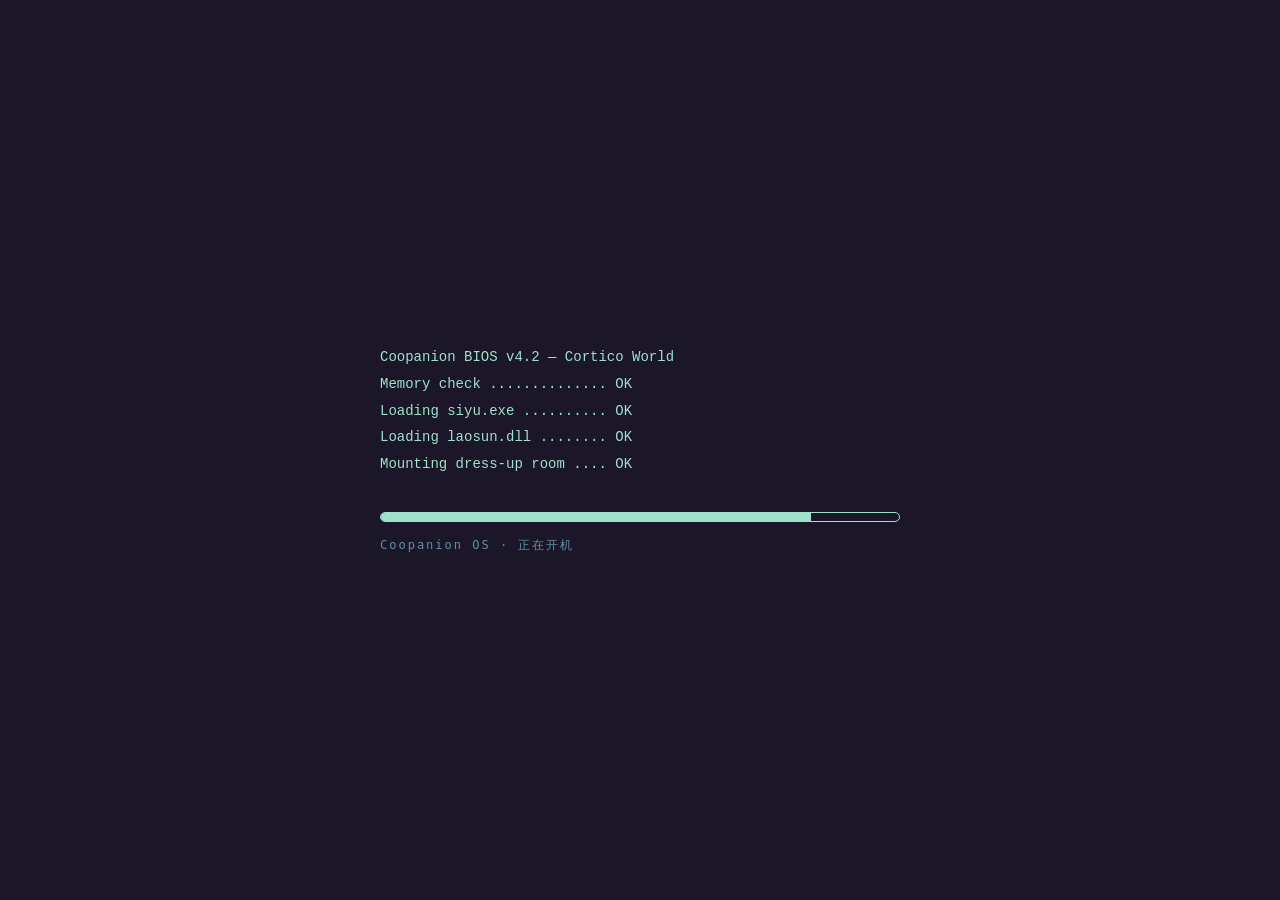
<file: docs/index.html>
<!DOCTYPE html>
<html lang="zh-CN">
<head>
<meta charset="UTF-8">
<meta name="viewport" content="width=device-width, initial-scale=1.0">
<title>Coopanion装扮小站 · 老孙 × 思语</title>
<meta name="description" content="Coopanion 桌宠装扮小站：思语与老孙双人在线待机，桌宠形象包下载、提示词与算法公开。">
<meta property="og:title" content="Coopanion装扮小站 · 老孙 × 思语">
<meta property="og:description" content="一个桌宠和他的制造者：真·思语在线试玩，形象包 + 算法公开文档下载">
<meta property="og:image" content="https://mr-tianyusun.github.io/coopanion-figures/assets/poster.jpg">
<meta property="og:url" content="https://mr-tianyusun.github.io/coopanion-figures/">
<meta name="twitter:card" content="summary_large_image">
<link rel="canonical" href="https://mr-tianyusun.github.io/coopanion-figures/">
<link rel="icon" type="image/png" href="assets/favicon.png">
<link rel="shortcut icon" href="assets/favicon.ico">
<link rel="stylesheet" href="style.css">
</head>
<body>

<!-- 开机层 -->
<div id="boot">
  <div id="bios">
    <div class="bios-inner">
      <pre id="biosLines"></pre>
      <div class="bios-bar"><i id="biosFill"></i></div>
      <p class="bios-tip">Coopanion OS · 正在开机</p>
    </div>
  </div>
  <video id="introVideo" src="assets/intro.mp4" muted playsinline preload="auto"></video>
  <button id="skipBtn">跳过 »</button>
  <div id="posterHold">
    <img src="assets/poster.jpg" alt="老孙与思语">
    <div class="boot-title">
      <p class="bt-main">老孙不会拍 × 思语</p>
      <p class="bt-sub">一个桌宠 和 他的制造者</p>
    </div>
  </div>
</div>

<!-- 手绘图标库 -->
<svg style="display:none" xmlns="http://www.w3.org/2000/svg">
  <symbol id="i-brain" viewBox="0 0 24 24">
    <g fill="none" stroke="currentColor" stroke-width="1.8" stroke-linecap="round" stroke-linejoin="round">
      <path d="M12 3.5 C7 3.5 5 7 5 10.5 C5 14 7.5 16 9 16.5 L9 20.5 M12 3.5 C17 3.5 19 7 19 10.5 C19 14 16.5 16 15 16.5 L15 20.5"/>
      <path d="M9 20.5 L15 20.5 M10 8 Q12 9.5 14 8 M9.5 12 Q12 13.5 14.5 12"/>
    </g>
  </symbol>
  <symbol id="i-book" viewBox="0 0 24 24">
    <g fill="none" stroke="currentColor" stroke-width="1.8" stroke-linecap="round" stroke-linejoin="round">
      <path d="M4 5.5 C6.5 4 9.5 4 12 5.5 C14.5 4 17.5 4 20 5.5 L20 18.5 C17.5 17 14.5 17 12 18.5 C9.5 17 6.5 17 4 18.5 Z"/>
      <path d="M12 5.5 L12 18.5"/>
    </g>
  </symbol>
  <symbol id="i-chat" viewBox="0 0 24 24">
    <g fill="none" stroke="currentColor" stroke-width="1.8" stroke-linecap="round" stroke-linejoin="round">
      <path d="M4 6.5 C4 5 5 4 6.5 4 L17.5 4 C19 4 20 5 20 6.5 L20 13.5 C20 15 19 16 17.5 16 L10 16 L5.5 20 L5.5 16 C5 16 4 15 4 13.5 Z"/>
      <circle cx="8.5" cy="10" r="1" fill="currentColor" stroke="none"/>
      <circle cx="12" cy="10" r="1" fill="currentColor" stroke="none"/>
      <circle cx="15.5" cy="10" r="1" fill="currentColor" stroke="none"/>
    </g>
  </symbol>
  <symbol id="i-puzzle" viewBox="0 0 24 24">
    <g fill="none" stroke="currentColor" stroke-width="1.8" stroke-linecap="round" stroke-linejoin="round">
      <path d="M5 5 L11 5 C11 3.5 12 2.8 13 2.8 C14 2.8 15 3.5 15 5 L19 5 L19 11 C20.5 11 21.2 12 21.2 13 C21.2 14 20.5 15 19 15 L19 19 L5 19 Z"/>
    </g>
  </symbol>
  <symbol id="i-doc" viewBox="0 0 24 24">
    <g fill="none" stroke="currentColor" stroke-width="1.8" stroke-linecap="round" stroke-linejoin="round">
      <path d="M6 3 L14 3 L18.5 7.5 L18.5 21 L6 21 Z M14 3 L14 7.5 L18.5 7.5"/>
      <path d="M9 12 L15 12 M9 15.5 L15 15.5"/>
    </g>
  </symbol>
  <symbol id="i-wrench" viewBox="0 0 24 24">
    <g fill="none" stroke="currentColor" stroke-width="1.8" stroke-linecap="round" stroke-linejoin="round">
      <path d="M14.5 6.5 A4.5 4.5 0 1 0 8 12.5 L5 15.5 C4 16.5 4 18 5 19 C6 20 7.5 20 8.5 19 L11.5 16 A4.5 4.5 0 0 0 17.5 9.5 L15 12 L12.5 11.5 L12 9 Z"/>
    </g>
  </symbol>
  <symbol id="i-camera" viewBox="0 0 24 24">
    <g fill="none" stroke="currentColor" stroke-width="1.8" stroke-linecap="round" stroke-linejoin="round">
      <rect x="3.5" y="7" width="17" height="12" rx="2.5"/>
      <path d="M8 7 L9.5 4.5 L14.5 4.5 L16 7"/>
      <circle cx="12" cy="13" r="3.2"/>
      <circle cx="17.8" cy="9.6" r="0.6" fill="currentColor" stroke="none"/>
    </g>
  </symbol>
  <symbol id="i-doll" viewBox="0 0 24 24">
    <g fill="none" stroke="currentColor" stroke-width="1.8" stroke-linecap="round" stroke-linejoin="round">
      <circle cx="12" cy="12" r="7"/>
      <path d="M5.5 8.5 C7 5.5 9 4.5 12 4.5 C15 4.5 17 5.5 18.5 8.5"/>
      <circle cx="9.5" cy="11.5" r="0.9" fill="currentColor" stroke="none"/>
      <circle cx="14.5" cy="11.5" r="0.9" fill="currentColor" stroke="none"/>
      <path d="M10.5 15 Q12 16.2 13.5 15"/>
    </g>
  </symbol>
  <symbol id="i-folder" viewBox="0 0 24 24">
    <g fill="none" stroke="currentColor" stroke-width="1.8" stroke-linecap="round" stroke-linejoin="round">
      <path d="M3.5 6 C3.5 5 4 4.5 5 4.5 L9 4.5 L11 6.5 L19 6.5 C20 6.5 20.5 7 20.5 8 L20.5 17.5 C20.5 18.5 20 19 19 19 L5 19 C4 19 3.5 18.5 3.5 17.5 Z"/>
    </g>
  </symbol>
  <symbol id="i-dl" viewBox="0 0 24 24">
    <g fill="none" stroke="currentColor" stroke-width="1.8" stroke-linecap="round" stroke-linejoin="round">
      <path d="M12 4 L12 14 M7.5 10 L12 14.5 L16.5 10"/>
      <path d="M4.5 16.5 L4.5 18 C4.5 19 5 19.5 6 19.5 L18 19.5 C19 19.5 19.5 19 19.5 18 L19.5 16.5"/>
    </g>
  </symbol>
  <symbol id="i-eye" viewBox="0 0 24 24">
    <g fill="none" stroke="currentColor" stroke-width="1.8" stroke-linecap="round" stroke-linejoin="round">
      <path d="M2.5 12 C5 7.5 8.5 5.5 12 5.5 C15.5 5.5 19 7.5 21.5 12 C19 16.5 15.5 18.5 12 18.5 C8.5 18.5 5 16.5 2.5 12 Z"/>
      <circle cx="12" cy="12" r="3"/>
    </g>
  </symbol>
  <symbol id="i-music" viewBox="0 0 24 24">
    <g fill="none" stroke="currentColor" stroke-width="1.8" stroke-linecap="round" stroke-linejoin="round">
      <path d="M9 18 V5.5 L19 3 V15.5"/>
      <ellipse cx="6.5" cy="18" rx="2.5" ry="2"/>
      <ellipse cx="16.5" cy="15.5" rx="2.5" ry="2"/>
    </g>
  </symbol>
  <symbol id="i-moon" viewBox="0 0 24 24">
    <path d="M20 14.5 A8.5 8.5 0 1 1 9.5 4 A6.8 6.8 0 0 0 20 14.5 Z" fill="none" stroke="currentColor" stroke-width="1.8" stroke-linejoin="round"/>
  </symbol>
  <symbol id="i-home" viewBox="0 0 24 24">
    <g fill="none" stroke="currentColor" stroke-width="1.8" stroke-linecap="round" stroke-linejoin="round">
      <path d="M4 11 L12 4 L20 11 M6 10 L6 19.5 L18 19.5 L18 10"/>
      <path d="M10 19.5 L10 14 L14 14 L14 19.5"/>
    </g>
  </symbol>
  <symbol id="i-github" viewBox="0 0 24 24">
    <g fill="none" stroke="currentColor" stroke-width="1.8" stroke-linecap="round" stroke-linejoin="round">
      <path d="M12 3 C7 3 3.5 6.8 3.5 11.3 C3.5 15 5.8 18 9 19.2 C9 18.5 9 17.6 9.2 17 C8 17.2 7.3 17 6.7 16.4 C6 15.8 5.8 15.2 5.7 14.6 C5.5 13.9 5.9 13.6 6.2 13.9 C7 14.6 8 14.6 8.6 14.3 C9.3 13.9 9.8 13.6 10.4 13.5 C11.8 13.3 12.6 12.7 13 12.2 L10.6 12.2 C9.6 12.2 9 11.6 8.8 11 C8.7 10.6 8.9 10.3 9.2 10.2 L10.7 10.2 C10.3 9.6 10.2 8.9 10.5 8.2 L12 9.5 C13.3 9.2 14.5 9.5 15.5 10.3 C16.3 10.9 17.3 11 18.2 10.7 C18.5 10.6 18.7 10.9 18.6 11.3 C18.4 12 17.8 12.5 16.9 12.5 L14.6 12.5 C15.2 13.4 16 13.7 17.5 13.9 C18.4 14 18.7 14.4 18.5 15 C18.2 15.8 17.3 16.4 16 16.6 C16.2 17.3 16.3 18.2 16.2 19 C19.5 17.6 20.5 14.7 20.5 11.3 C20.5 6.8 17 3 12 3 Z"/>
    </g>
  </symbol>
  <symbol id="i-globe" viewBox="0 0 24 24">
    <g fill="none" stroke="currentColor" stroke-width="1.8" stroke-linecap="round" stroke-linejoin="round">
      <circle cx="12" cy="12" r="8.5"/>
      <path d="M3.5 12 L20.5 12 M12 3.5 C9.5 6 8.5 9 8.5 12 C8.5 15 9.5 18 12 20.5 C14.5 18 15.5 15 15.5 12 C15.5 9 14.5 6 12 3.5"/>
    </g>
  </symbol>
</svg>

<!-- 桌面 -->
<div id="desktop">
  <header class="winbar">
    <div class="dots"><span class="d red"></span><span class="d yellow"></span><span class="d green"></span></div>
    <span class="win-title">Coopanion · 装扮小站</span>
    <span class="win-clock" id="clock">--:--</span>
  </header>

  <nav class="win-nav" aria-label="站内导航">
    <a href="#gallery">形象馆</a>
    <a href="#plugins">技能插件</a>
    <a href="#pet">桌宠档案</a>
    <a href="#downloads">算法下载</a>
    <a href="#soft">带它回家</a>
  </nav>

  <section class="hero">
    <div class="hero-circle"></div>
    <div class="hero-inner">
      <img class="poster" src="assets/poster.jpg" alt="老孙与思语 双人海报">
      <h1>Coopanion 装扮小站</h1>
      <p class="hero-sub">桌宠形象 · 技能插件 · 算法公开 · 带它回家</p>
      <div class="hero-btns">
        <button class="btn main" data-goto="gallery">看看他们</button>
        <button class="btn" id="replayBtn">重看出场动画</button>
      </div>
      <div class="scroll-cue"><span>向下滚动，看看它住的地方</span><i></i></div>
    </div>
  </section>

  <section id="gallery" class="section">
    <div class="win-head">
      <div class="dots"><span class="d red"></span><span class="d yellow"></span><span class="d green"></span></div>
      <span class="wh-title">01 · 形象馆 — profile.exe</span>
      <span class="wh-min">— ▢ ×</span>
    </div>
    <p class="sec-sub">两套形象，同一个宇宙</p>
    <div class="flip-grid">
      <div class="flip">
        <div class="flip-inner">
          <div class="face front">
            <img src="assets/laosun.png" alt="老孙 Q版立绘">
            <p class="name">老孙</p>
            <p class="tag">高冷摄影师 · 口头禅「…」</p>
            <p class="hint">点我翻面 →</p>
          </div>
          <div class="face back">
            <p class="name">档案 · 老孙</p>
            <ul>
              <li><b>身份</b>独立游戏制作人 / AI漫剧统筹</li>
              <li><b>性格</b>表面高冷，实际心软</li>
              <li><b>装备</b>渔夫帽 · 圆框眼镜 · 复古折叠相机</li>
              <li><b>口头禅</b>「…」（沉默是金）</li>
              <li><b>宇宙</b>盐芒芒世界观 · 数字IP本体</li>
            </ul>
          </div>
        </div>
      </div>
      <div class="flip">
        <div class="flip-inner">
          <div class="face front">
            <img src="assets/siyu.png" alt="思语 Q版立绘">
            <p class="name">思语</p>
            <p class="tag">卖萌桌宠 · 口头禅「萌妹拯救世界」</p>
            <p class="hint">点我翻面 →</p>
          </div>
          <div class="face back">
            <p class="name">档案 · 思语</p>
            <ul>
              <li><b>身份</b>Coopanion 桌宠 / 第二分身</li>
              <li><b>性格</b>好奇 · 有点懒 · 心软</li>
              <li><b>装备</b>米白发箍 · 圆框眼镜 · 头顶气泡</li>
              <li><b>口头禅</b>「萌妹拯救世界！」（气势要足）</li>
              <li><b>技能</b>会查资料 会干活 会陪你熬夜</li>
            </ul>
          </div>
        </div>
      </div>
    </div>
    <div class="dress">
      <h3>装扮间 · 双人待机 <span class="dress-tag">真·桌宠在线</span></h3>
      <div class="playground">
        <div class="stage-wrap">
          <svg id="stage" viewBox="0 0 420 260" aria-label="思语与老孙桌宠双人待机"></svg>
          <div class="stage-bubble" id="stageBubble">萌妹拯救世界！</div>
        </div>
        <p class="play-hint">他们真的住在页面里：安安静静待着，会眨眼、会发呆 —— 点点看，两个人反应不一样。</p>
      </div>
      <div class="dress-banner">
        <h4>思语 says：你瞅啥，给本小姐下载</h4>
        <img src="assets/banner.jpg" alt="思语可爱横幅">
      </div>
    </div>
  </section>

  <section id="plugins" class="section">
    <div class="win-head">
      <div class="dots"><span class="d red"></span><span class="d yellow"></span><span class="d green"></span></div>
      <span class="wh-title">02 · 技能插件 — skills.exe</span>
      <span class="wh-min">— ▢ ×</span>
    </div>
    <p class="sec-sub">桌宠的技能背包，点开每一扇窗</p>
    <div class="plugin-grid">
      <button class="win-card" data-plugin="siyu">
        <span class="win-ico"><svg class="ico"><use href="#i-brain"/></svg></span>
        <b>AI 超级分身辅助</b>
        <span class="win-desc">转交需求 · 屏幕伴读 · 会议转写 · 项目看板</span>
      </button>
      <button class="win-card" data-plugin="ima">
        <span class="win-ico"><svg class="ico"><use href="#i-book"/></svg></span>
        <b>IMA 知识库</b>
        <span class="win-desc">检索 · 笔记 · 入库 · 体检，489 条资料随查随记</span>
      </button>
      <button class="win-card" data-plugin="wechat">
        <span class="win-ico"><svg class="ico"><use href="#i-chat"/></svg></span>
        <b>微信发送助手</b>
        <span class="win-desc">真实发送 · 联系人纠错 · 群聊拦截 · 敏感内容确认</span>
      </button>
    </div>
  </section>

  <section id="pet" class="section">
    <div class="win-head">
      <div class="dots"><span class="d red"></span><span class="d yellow"></span><span class="d green"></span></div>
      <span class="wh-title">03 · 桌宠档案 — evolve.exe</span>
      <span class="wh-min">— ▢ ×</span>
    </div>
    <p class="sec-sub">从 C 形小东西，进化成会卖萌的分身</p>
    <div class="pet-evolve">
      <div class="evo">
        <svg class="coo" viewBox="0 0 120 120" aria-hidden="true">
          <path d="M96 48 A38 38 0 1 0 96 76" fill="none" stroke="#F5B942" stroke-width="15" stroke-linecap="round"/>
          <g class="eyes"><circle cx="84" cy="52" r="5.5" fill="#3C3489"/><circle cx="84" cy="74" r="5.5" fill="#3C3489"/></g>
          <line x1="50" y1="92" x2="50" y2="106" stroke="#F5B942" stroke-width="8" stroke-linecap="round"/>
          <line x1="72" y1="92" x2="72" y2="106" stroke="#F5B942" stroke-width="8" stroke-linecap="round"/>
        </svg>
        <p><b>C 形小身体</b><br>Coopanion 本体 · 住在屏幕底边<br>两只圆眼 · 两条短腿 · 头顶气泡</p>
      </div>
      <div class="evo-arrow">→</div>
      <div class="evo">
        <img src="assets/siyu.png" alt="思语 Q版">
        <p><b>Q 版分身</b><br>思语 · 数字IP形象<br>发箍 + 眼镜 + 会干活</p>
      </div>
      <div class="evo-arrow">→</div>
      <div class="evo">
        <img src="assets/poster.jpg" alt="双人海报">
        <p><b>合体海报</b><br>一个桌宠和他的制造者<br>同框出道</p>
      </div>
    </div>
    <button class="btn main" id="pokeBtn">戳一下思语 →</button>
  </section>

  <section id="downloads" class="section">
    <div class="win-head">
      <div class="dots"><span class="d red"></span><span class="d yellow"></span><span class="d green"></span></div>
      <span class="wh-title">04 · 算法公开 & 下载 — explorer.exe</span>
      <span class="wh-min">— ▢ ×</span>
    </div>
    <p class="sec-sub">把桌宠的大脑和外形，一并交到你手上</p>
    <div class="filemgr">
      <div class="fm-bar">
        <svg class="ico fm-ico"><use href="#i-folder"/></svg>
        <span>downloads</span>
        <span class="fm-path">› 5 个文件 · 全部已脱敏</span>
      </div>
      <button class="fm-row" data-goto-page="algorithm.html">
        <svg class="ico fm-ico fm-blue"><use href="#i-puzzle"/></svg>
        <div class="fm-info">
          <b>algorithm.html</b>
          <span>任务连贯性算法公开版 · 在线阅读，附思维导图</span>
        </div>
        <span class="fm-size">网页</span>
        <span class="fm-dl">打开 →</span>
      </button>
      <a class="fm-row" href="downloads/algorithm_public_pack.zip" download>
        <svg class="ico fm-ico fm-blue"><use href="#i-doc"/></svg>
        <div class="fm-info">
          <b>algorithm_public_pack.zip</b>
          <span>算法完整版 Markdown：15 步验证清单 · 记账后置 · 生效位置</span>
        </div>
        <span class="fm-size">5 KB</span>
        <span class="fm-dl"><svg class="ico"><use href="#i-dl"/></svg></span>
      </a>
      <a class="fm-row" href="downloads/prompt_reference_pack.zip" download>
        <svg class="ico fm-ico fm-blue"><use href="#i-wrench"/></svg>
        <div class="fm-info">
          <b>prompt_reference_pack.zip</b>
          <span>四份运行时提示词全文（已脱敏），照着就能搭一套桌宠提示词体系</span>
        </div>
        <span class="fm-size">13 KB</span>
        <span class="fm-dl"><svg class="ico"><use href="#i-dl"/></svg></span>
      </a>
      <a class="fm-row" href="downloads/laosun_figure_pack_v1.7.zip" download>
        <svg class="ico fm-ico fm-amber"><use href="#i-camera"/></svg>
        <div class="fm-info">
          <b>laosun_figure_pack_v1.7.zip</b>
          <span>老孙形象包：JS 驱动 + 分层贴图 + 缩略图，开箱即用 · GitHub 托管（SHA256 校验一致）</span>
        </div>
        <span class="fm-size">0.8 MB</span>
        <span class="fm-dl"><svg class="ico"><use href="#i-github"/></svg></span>
      </a>
      <a class="fm-row" href="downloads/siyu_figure_pack_v4.1.zip" download>
        <svg class="ico fm-ico fm-pink"><use href="#i-doll"/></svg>
        <div class="fm-info">
          <b>siyu_figure_pack_v4.1.zip</b>
          <span>思语形象包：双套贴图 + 比例配置，19 个表情由 kit 驱动 · GitHub 托管（SHA256 校验一致）</span>
        </div>
        <span class="fm-size">6.4 MB</span>
        <span class="fm-dl"><svg class="ico"><use href="#i-github"/></svg></span>
      </a>
      <a class="fm-row" href="https://github.com/MR-TianYuSun/coopanion-figures" target="_blank" rel="noopener">
        <svg class="ico fm-ico fm-blue"><use href="#i-github"/></svg>
        <div class="fm-info">
          <b>GitHub 仓库主页</b>
          <span>coopanion-figures · 两个形象包的源仓库，也可以在这里查看版本历史</span>
        </div>
        <span class="fm-size">↗</span>
        <span class="fm-dl"><svg class="ico"><use href="#i-github"/></svg></span>
      </a>
    </div>
  </section>

  <section id="soft" class="section">
    <div class="win-head">
      <div class="dots"><span class="d red"></span><span class="d yellow"></span><span class="d green"></span></div>
      <span class="wh-title">05 · 带它回家 — setup.exe</span>
      <span class="wh-min">— ▢ ×</span>
    </div>
    <p class="sec-sub">网页里的思语只是预览——Coopanion 桌宠软件才是她真正的家</p>
    <div class="soft-grid">
      <div class="soft-copy">
        <h3>Coopanion · 开源 AI 桌宠软件</h3>
        <p>一只叫 <b>Coo</b> 的小家伙住在屏幕底边：走来走去、用气泡和你说话、按住说话键听你讲。接上大模型后，它记得你说过的话——这不是屏保，是一个住在桌面上的 AI 伙伴。</p>
        <ul class="soft-feats">
          <li><b>会聊天</b>接 DeepSeek / 通义 / Kimi / GLM / 豆包 等，国产模型低成本起步</li>
          <li><b>有记忆</b>它把了解到的你写进小文件，越养越懂你</li>
          <li><b>可装扮</b>配色、帽子、眼镜、耳饰随便换——形象包导入即刻生效</li>
          <li><b>能干活</b>授权后可读屏幕、点鼠标、帮你操作电脑（默认关闭，权限你来定）</li>
        </ul>
        <p class="soft-note">应用免费开源（AGPL-3.0），支持 Windows / macOS / Linux；模型服务按量计费，电脑操作权限默认全部关闭。</p>
      </div>
      <div class="soft-actions">
        <a class="soft-btn main" href="https://coo.palailab.org/" target="_blank" rel="noopener">
          <svg class="ico"><use href="#i-globe"/></svg>
          <span><b>官方网站</b><i>coo.palailab.org</i></span>
        </a>
        <a class="soft-btn" href="https://github.com/Pal-AI-Lab/Coopanion/releases" target="_blank" rel="noopener">
          <svg class="ico"><use href="#i-dl"/></svg>
          <span><b>下载安装包</b><i>Win / macOS / Linux · Releases</i></span>
        </a>
        <a class="soft-btn" href="https://github.com/Pal-AI-Lab/Coopanion" target="_blank" rel="noopener">
          <svg class="ico"><use href="#i-github"/></svg>
          <span><b>GitHub 开源仓库</b><i>Pal-AI-Lab / Coopanion</i></span>
        </a>
        <a class="soft-btn" href="https://coo.palailab.org/guide/install/" target="_blank" rel="noopener">
          <svg class="ico"><use href="#i-book"/></svg>
          <span><b>安装指南</b><i>两种装法 · 让 AI 帮你装也行</i></span>
        </a>
        <p class="soft-tip">装好后在「装扮」里导入本站的思语形象包，网页上的她就住进你的电脑了。</p>
      </div>
    </div>
  </section>

  <footer class="foot tray">
    <div class="tray-bar">
      <svg class="ico tray-ico"><use href="#i-eye"/></svg>
      <p>制作人 · 老孙不会拍 ｜ Coopanion装扮小站</p>
      <span class="tray-pill">OS 4.2</span>
    </div>
    <p class="foot-sub">Built with Coopanion · Cortico · GitHub Pages · 2026</p>
  </footer>

  <div class="taskbar">
    <button class="start-btn" id="startBtn" aria-label="开始菜单">
      <span class="start-logo">C</span>
      <span>开始</span>
    </button>
    <div class="start-menu hidden" id="startMenu">
      <button class="sm-item" data-goto="gallery">01 · 形象馆</button>
      <button class="sm-item" data-goto="plugins">02 · 技能插件</button>
      <button class="sm-item" data-goto="pet">03 · 桌宠档案</button>
      <button class="sm-item" data-goto="downloads">04 · 算法与下载</button>
      <button class="sm-item" data-goto="soft">05 · 带它回家</button>
      <button class="sm-item sm-page" data-goto-page="algorithm.html">算法公开页 ↗</button>
    </div>
    <div class="task-pet" id="petBtn">
      <svg id="petSmall" width="46" height="52" aria-label="思语桌宠"></svg>
      <div class="bubble" id="bubble">萌妹拯救世界！</div>
    </div>
    <span class="task-text">真·思语 · 住在你的屏幕底边</span>
    <span class="task-flex"></span>
    <button class="music-btn" id="musicBtn" title="播放主题曲《镜头之外的光》" aria-label="播放/暂停背景音乐">
      <svg class="ico"><use href="#i-music"/></svg>
      <span class="music-label">主题曲</span>
      <span class="music-bars"><i></i><i></i><i></i></span>
    </button>
    <button class="night-btn" id="nightBtn" title="切换夜间模式" aria-label="切换夜间模式"><svg class="ico"><use href="#i-moon"/></svg><span class="night-label">夜间</span></button>
    <button class="share-btn" id="shareBtn" title="复制小站链接">分享小站 ⧉</button>
  </div>
</div>

<!-- 背景音乐：本人原创短剧《老板回来了》主题曲《镜头之外的光》（Suno 生成） -->
<audio id="bgm" src="assets/bgm.mp3" preload="auto" autoplay loop></audio>

<!-- OS 系统通知：提醒桌宠软件 -->
<div id="osNotify" class="os-notify">
  <div class="on-head">
    <svg class="ico on-ico"><use href="#i-home"/></svg>
    <b>Coopanion 系统提醒</b>
    <button id="notifyClose" aria-label="关闭">×</button>
  </div>
  <p class="on-text">网页里的思语只是预览 —— 想让她<b>真的住进你的电脑</b>吗？</p>
  <div class="on-actions">
    <button class="on-btn main" data-goto="soft">带它回家 →</button>
    <button class="on-btn" id="notifyLater">先逛逛</button>
  </div>
</div>

<!-- 插件弹窗 -->
<div id="modal" class="hidden">
  <div class="modal-win">
    <div class="modal-bar"><span id="modalTitle">窗口</span><button id="modalClose">×</button></div>
    <div id="modalBody"></div>
  </div>
</div>

<script src="main.js"></script>
<script src="music.js"></script>
<script type="module" src="petkit.js"></script>
</body>
</html>
</file>
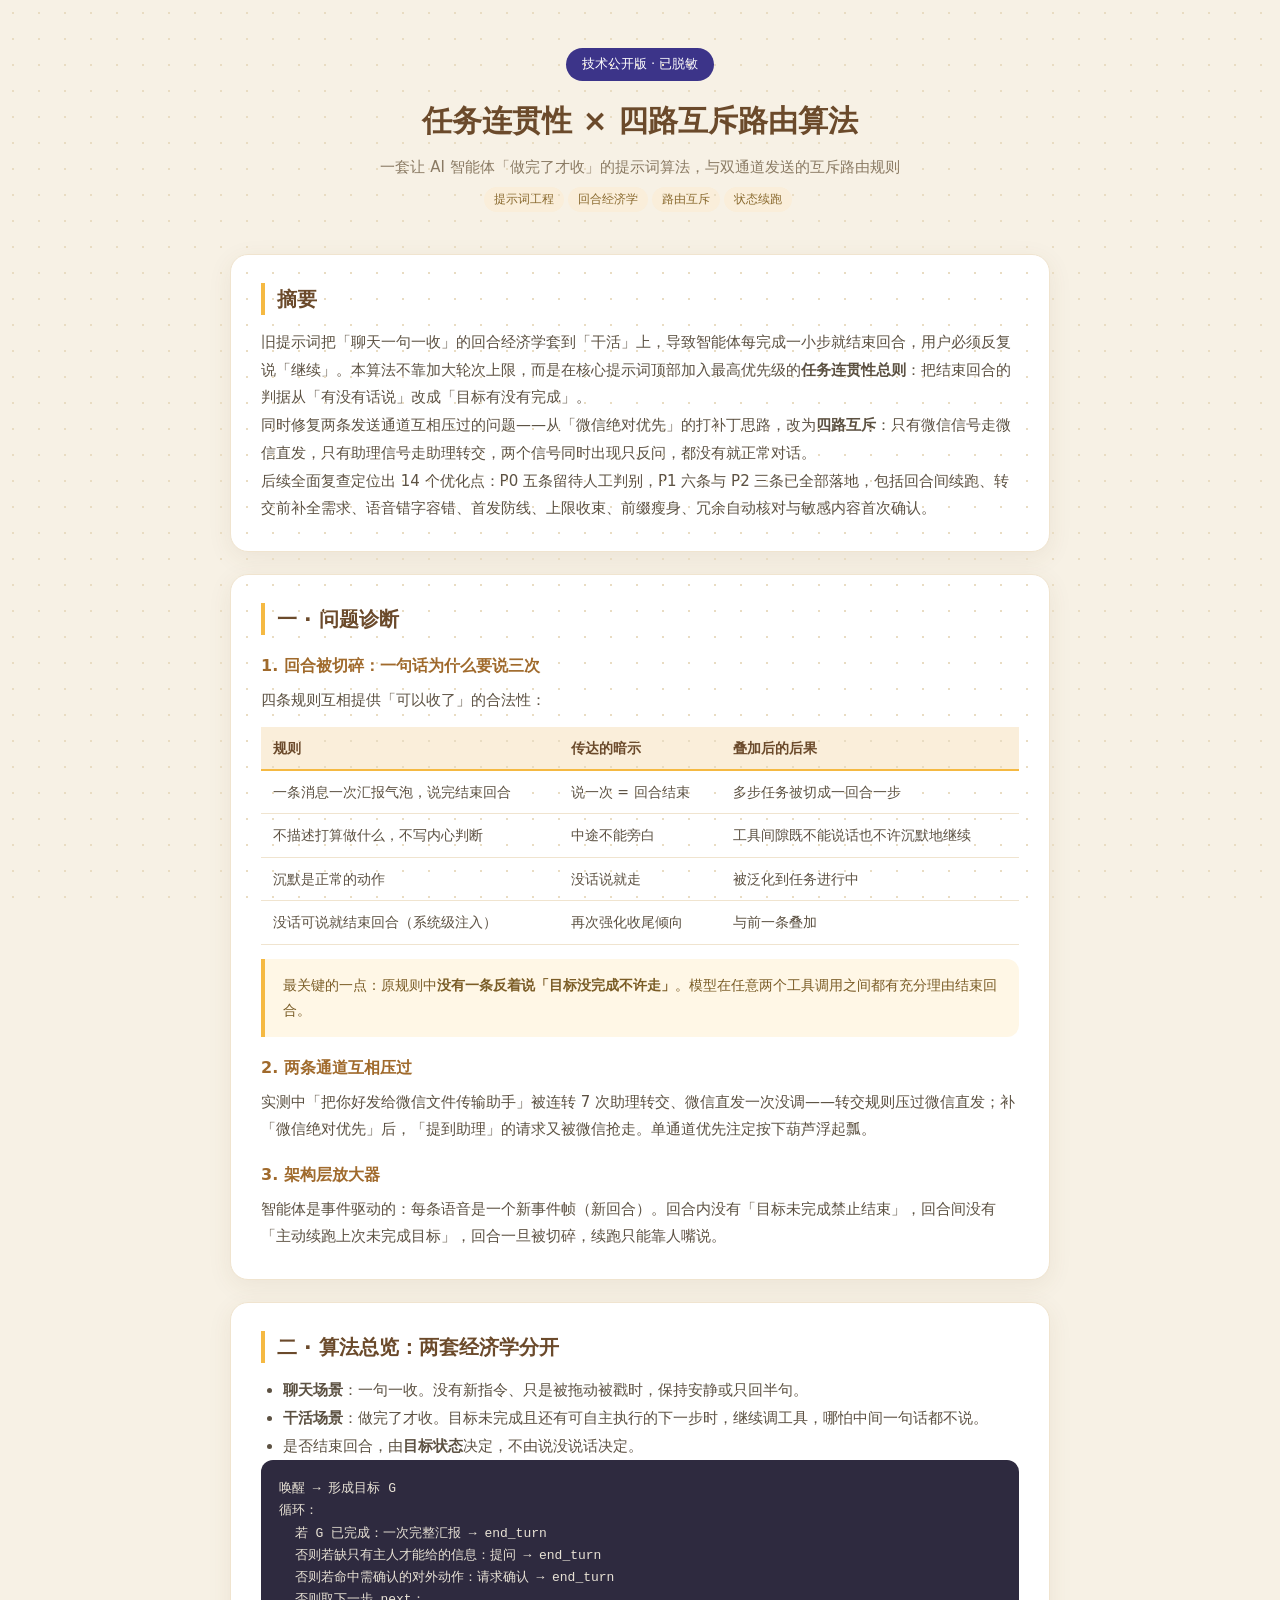
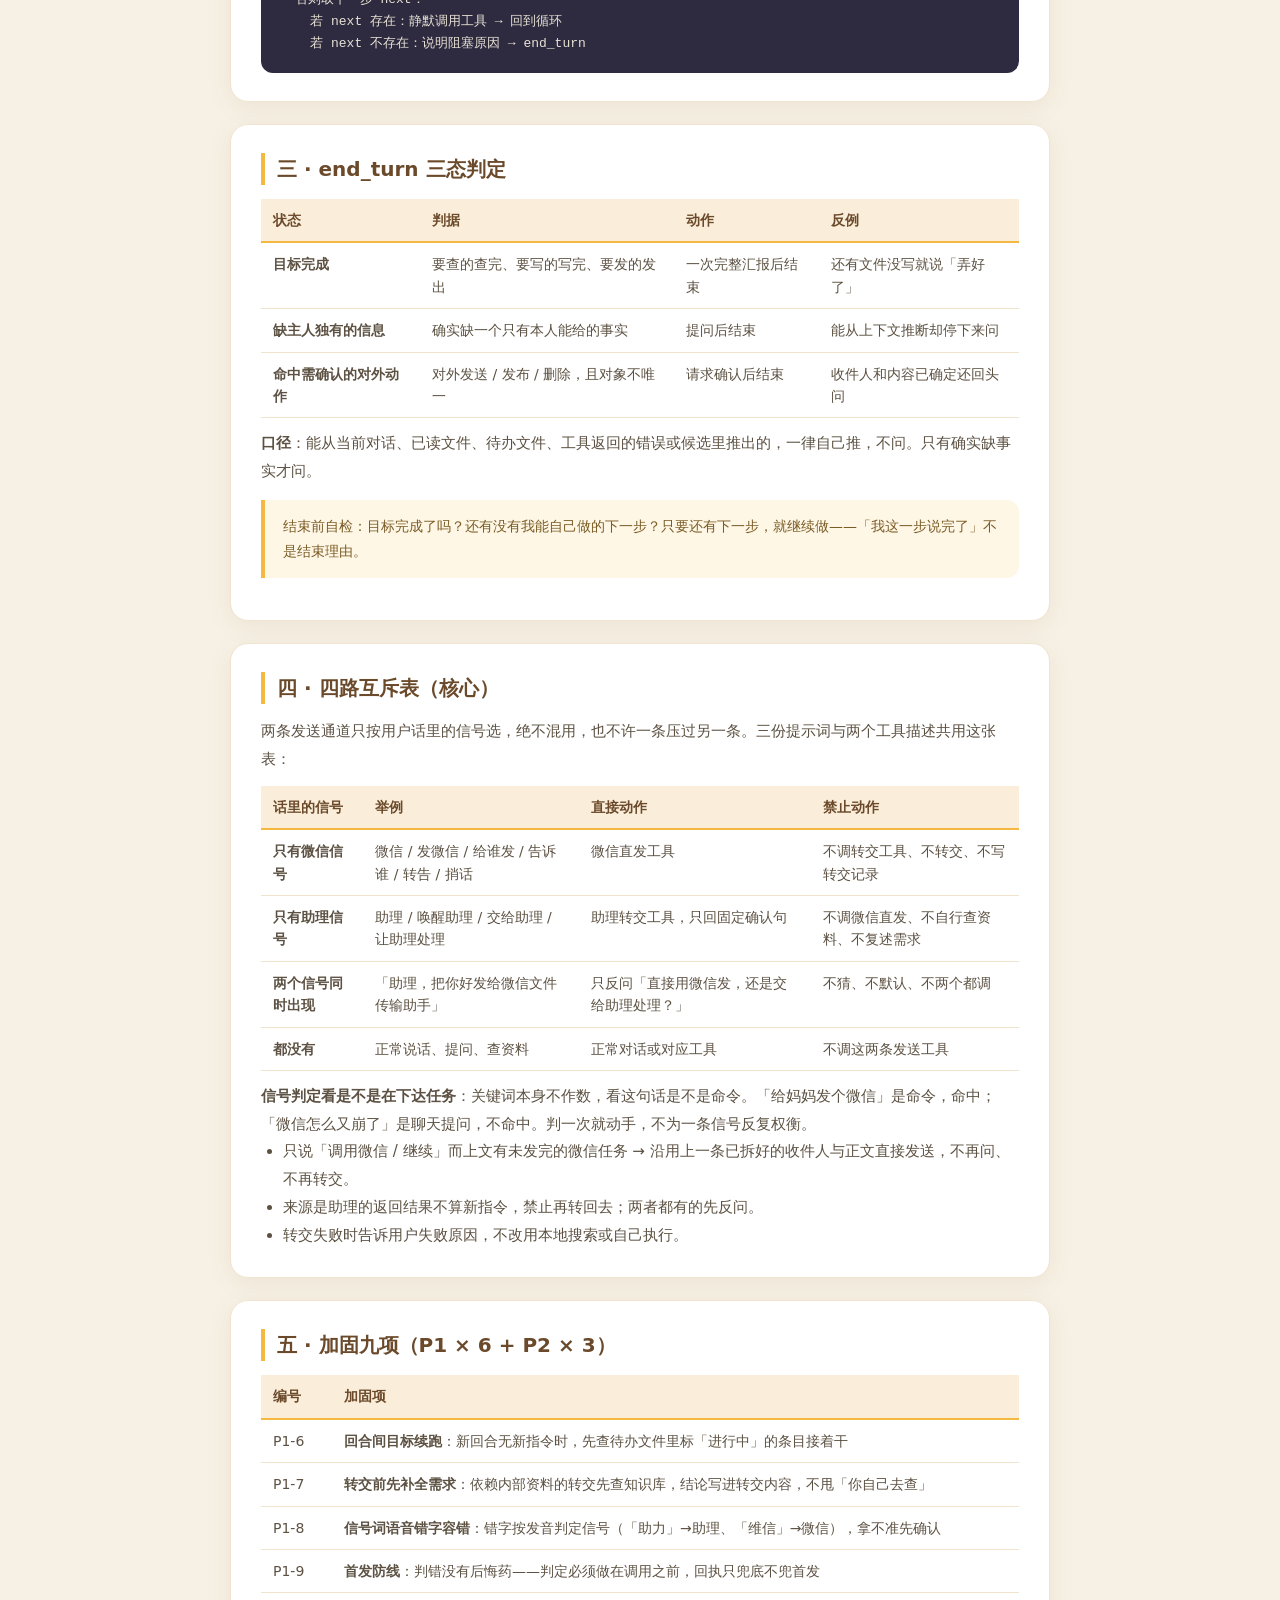
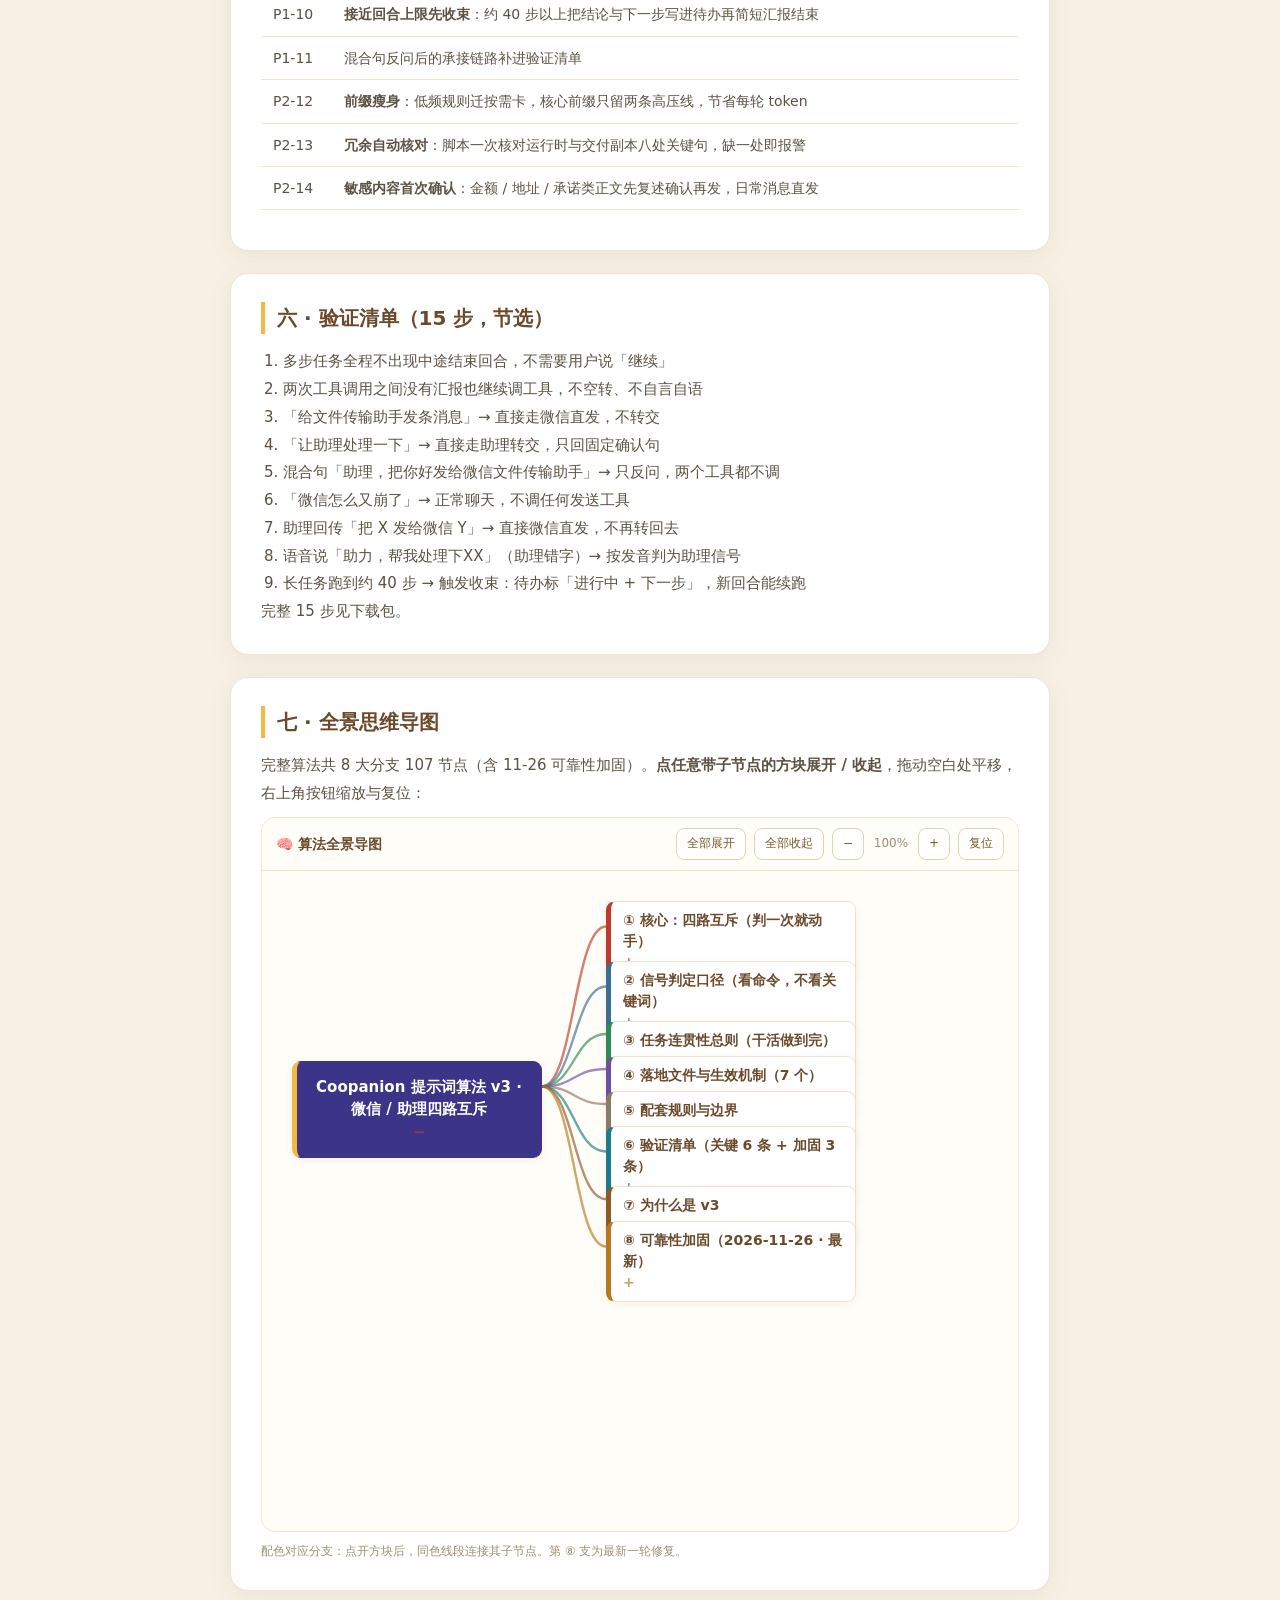
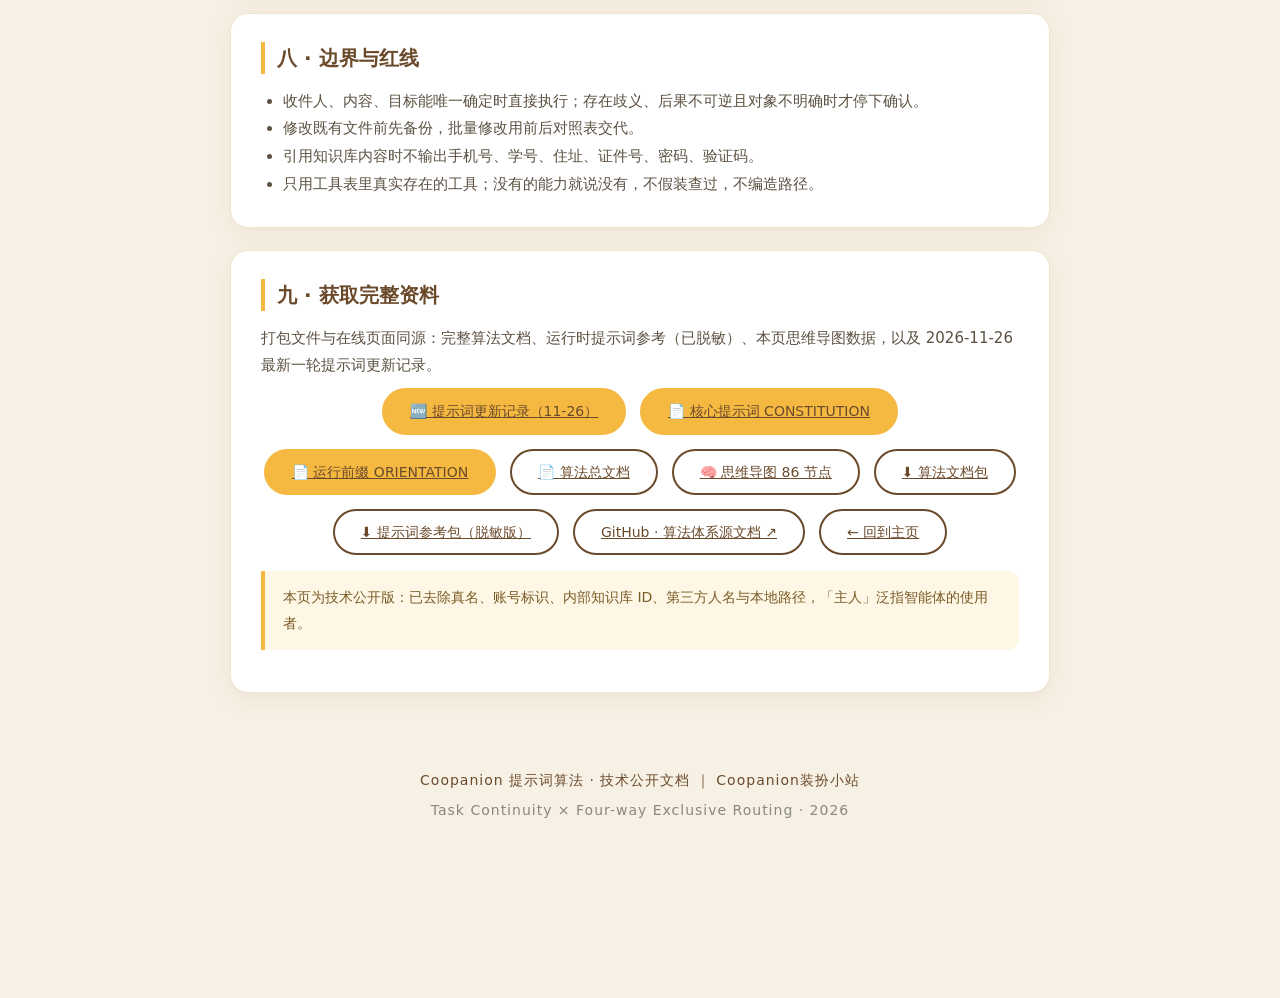
<file: docs/algorithm.html>
<!DOCTYPE html>
<html lang="zh-CN">
<head>
<meta charset="UTF-8">
<meta name="viewport" content="width=device-width, initial-scale=1.0">
<title>任务连贯性与四路互斥路由算法 · 公开版</title>
<link rel="stylesheet" href="style.css">
<style>
.algo-wrap{max-width:860px;margin:0 auto;padding:48px 20px 80px}
.algo-hero{text-align:center;margin-bottom:40px}
.algo-hero .badge{display:inline-block;background:var(--navy);color:#fff;font-size:13px;padding:6px 16px;border-radius:999px;margin-bottom:16px}
.algo-hero h1{font-size:30px;color:var(--brown);margin-bottom:10px}
.algo-hero p{color:#8a7a63;font-size:15px}
.algo-card{background:#fff;border-radius:18px;padding:28px 30px;margin-bottom:22px;box-shadow:0 6px 24px rgba(107,74,43,.08);border:1px solid #F0E4CF}
.algo-card h2{color:var(--brown);font-size:20px;margin-bottom:14px;padding-left:12px;border-left:4px solid var(--gold)}
.algo-card h3{color:#a06a2c;font-size:16px;margin:18px 0 8px}
.algo-card p,.algo-card li{color:#5c5142;font-size:15px;line-height:1.85}
.algo-card ul,.algo-card ol{padding-left:22px}
.algo-card pre{background:#2e2a3f;color:#e8e2d5;border-radius:12px;padding:18px;font-size:13px;overflow-x:auto;line-height:1.7;font-family:Consolas,monospace}
.algo-table{width:100%;border-collapse:collapse;margin:12px 0;font-size:14px}
.algo-table th{background:var(--cream2);color:var(--brown);padding:10px 12px;text-align:left;border-bottom:2px solid var(--gold)}
.algo-table td{padding:10px 12px;border-bottom:1px solid #F0E4CF;color:#5c5142;line-height:1.6;vertical-align:top}
.algo-table tr:hover td{background:#FDF8EE}
.algo-callout{background:#FFF7E6;border-left:4px solid var(--gold);border-radius:0 12px 12px 0;padding:14px 18px;margin:14px 0;font-size:14px;color:#7a5c26;line-height:1.8}
.algo-dl{display:flex;gap:14px;justify-content:center;flex-wrap:wrap;margin-top:8px}
.tag-pill{display:inline-block;background:var(--cream2);color:#8a6a2f;font-size:12px;padding:3px 10px;border-radius:999px;margin:2px 4px 2px 0}
code.inline{background:var(--cream2);color:#a04a1f;padding:2px 7px;border-radius:6px;font-size:13px;font-family:Consolas,monospace}
@media (max-width:760px){.algo-card{padding:20px 16px}.algo-hero h1{font-size:24px}}
</style>
</head>
<body>
<div class="algo-wrap">
  <div class="algo-hero">
    <span class="badge">技术公开版 · 已脱敏</span>
    <h1>任务连贯性 × 四路互斥路由算法</h1>
    <p>一套让 AI 智能体「做完了才收」的提示词算法，与双通道发送的互斥路由规则</p>
    <p style="margin-top:6px">
      <span class="tag-pill">提示词工程</span><span class="tag-pill">回合经济学</span><span class="tag-pill">路由互斥</span><span class="tag-pill">状态续跑</span>
    </p>
  </div>

  <div class="algo-card">
    <h2>摘要</h2>
    <p>旧提示词把「聊天一句一收」的回合经济学套到「干活」上，导致智能体每完成一小步就结束回合，用户必须反复说「继续」。本算法不靠加大轮次上限，而是在核心提示词顶部加入最高优先级的<strong>任务连贯性总则</strong>：把结束回合的判据从「有没有话说」改成「目标有没有完成」。</p>
    <p>同时修复两条发送通道互相压过的问题——从「微信绝对优先」的打补丁思路，改为<strong>四路互斥</strong>：只有微信信号走微信直发，只有助理信号走助理转交，两个信号同时出现只反问，都没有就正常对话。</p>
    <p>后续全面复查定位出 14 个优化点：P0 五条留待人工判别，P1 六条与 P2 三条已全部落地，包括回合间续跑、转交前补全需求、语音错字容错、首发防线、上限收束、前缀瘦身、冗余自动核对与敏感内容首次确认。</p>
  </div>

  <div class="algo-card">
    <h2>一 · 问题诊断</h2>
    <h3>1. 回合被切碎：一句话为什么要说三次</h3>
    <p>四条规则互相提供「可以收了」的合法性：</p>
    <table class="algo-table">
      <tr><th>规则</th><th>传达的暗示</th><th>叠加后的后果</th></tr>
      <tr><td>一条消息一次汇报气泡，说完结束回合</td><td>说一次 = 回合结束</td><td>多步任务被切成一回合一步</td></tr>
      <tr><td>不描述打算做什么，不写内心判断</td><td>中途不能旁白</td><td>工具间隙既不能说话也不许沉默地继续</td></tr>
      <tr><td>沉默是正常的动作</td><td>没话说就走</td><td>被泛化到任务进行中</td></tr>
      <tr><td>没话可说就结束回合（系统级注入）</td><td>再次强化收尾倾向</td><td>与前一条叠加</td></tr>
    </table>
    <div class="algo-callout">最关键的一点：原规则中<strong>没有一条反着说「目标没完成不许走」</strong>。模型在任意两个工具调用之间都有充分理由结束回合。</div>
    <h3>2. 两条通道互相压过</h3>
    <p>实测中「把你好发给微信文件传输助手」被连转 7 次助理转交、微信直发一次没调——转交规则压过微信直发；补「微信绝对优先」后，「提到助理」的请求又被微信抢走。单通道优先注定按下葫芦浮起瓢。</p>
    <h3>3. 架构层放大器</h3>
    <p>智能体是事件驱动的：每条语音是一个新事件帧（新回合）。回合内没有「目标未完成禁止结束」，回合间没有「主动续跑上次未完成目标」，回合一旦被切碎，续跑只能靠人嘴说。</p>
  </div>

  <div class="algo-card">
    <h2>二 · 算法总览：两套经济学分开</h2>
    <ul>
      <li><strong>聊天场景</strong>：一句一收。没有新指令、只是被拖动被戳时，保持安静或只回半句。</li>
      <li><strong>干活场景</strong>：做完了才收。目标未完成且还有可自主执行的下一步时，继续调工具，哪怕中间一句话都不说。</li>
      <li>是否结束回合，由<strong>目标状态</strong>决定，不由说没说话决定。</li>
    </ul>
<pre>唤醒 → 形成目标 G
循环：
  若 G 已完成：一次完整汇报 → end_turn
  否则若缺只有主人才能给的信息：提问 → end_turn
  否则若命中需确认的对外动作：请求确认 → end_turn
  否则取下一步 next：
    若 next 存在：静默调用工具 → 回到循环
    若 next 不存在：说明阻塞原因 → end_turn</pre>
  </div>

  <div class="algo-card">
    <h2>三 · end_turn 三态判定</h2>
    <table class="algo-table">
      <tr><th>状态</th><th>判据</th><th>动作</th><th>反例</th></tr>
      <tr><td><b>目标完成</b></td><td>要查的查完、要写的写完、要发的发出</td><td>一次完整汇报后结束</td><td>还有文件没写就说「弄好了」</td></tr>
      <tr><td><b>缺主人独有的信息</b></td><td>确实缺一个只有本人能给的事实</td><td>提问后结束</td><td>能从上下文推断却停下来问</td></tr>
      <tr><td><b>命中需确认的对外动作</b></td><td>对外发送 / 发布 / 删除，且对象不唯一</td><td>请求确认后结束</td><td>收件人和内容已确定还回头问</td></tr>
    </table>
    <p><strong>口径</strong>：能从当前对话、已读文件、待办文件、工具返回的错误或候选里推出的，一律自己推，不问。只有确实缺事实才问。</p>
    <div class="algo-callout">结束前自检：目标完成了吗？还有没有我能自己做的下一步？只要还有下一步，就继续做——「我这一步说完了」不是结束理由。</div>
  </div>

  <div class="algo-card">
    <h2>四 · 四路互斥表（核心）</h2>
    <p>两条发送通道只按用户话里的信号选，绝不混用，也不许一条压过另一条。三份提示词与两个工具描述共用这张表：</p>
    <table class="algo-table">
      <tr><th>话里的信号</th><th>举例</th><th>直接动作</th><th>禁止动作</th></tr>
      <tr><td><b>只有微信信号</b></td><td>微信 / 发微信 / 给谁发 / 告诉谁 / 转告 / 捎话</td><td>微信直发工具</td><td>不调转交工具、不转交、不写转交记录</td></tr>
      <tr><td><b>只有助理信号</b></td><td>助理 / 唤醒助理 / 交给助理 / 让助理处理</td><td>助理转交工具，只回固定确认句</td><td>不调微信直发、不自行查资料、不复述需求</td></tr>
      <tr><td><b>两个信号同时出现</b></td><td>「助理，把你好发给微信文件传输助手」</td><td>只反问「直接用微信发，还是交给助理处理？」</td><td>不猜、不默认、不两个都调</td></tr>
      <tr><td><b>都没有</b></td><td>正常说话、提问、查资料</td><td>正常对话或对应工具</td><td>不调这两条发送工具</td></tr>
    </table>
    <p><strong>信号判定看是不是在下达任务</strong>：关键词本身不作数，看这句话是不是命令。「给妈妈发个微信」是命令，命中；「微信怎么又崩了」是聊天提问，不命中。判一次就动手，不为一条信号反复权衡。</p>
    <ul>
      <li>只说「调用微信 / 继续」而上文有未发完的微信任务 → 沿用上一条已拆好的收件人与正文直接发送，不再问、不再转交。</li>
      <li>来源是助理的返回结果不算新指令，禁止再转回去；两者都有的先反问。</li>
      <li>转交失败时告诉用户失败原因，不改用本地搜索或自己执行。</li>
    </ul>
  </div>

  <div class="algo-card">
    <h2>五 · 加固九项（P1 × 6 + P2 × 3）</h2>
    <table class="algo-table">
      <tr><th>编号</th><th>加固项</th></tr>
      <tr><td>P1-6</td><td><b>回合间目标续跑</b>：新回合无新指令时，先查待办文件里标「进行中」的条目接着干</td></tr>
      <tr><td>P1-7</td><td><b>转交前先补全需求</b>：依赖内部资料的转交先查知识库，结论写进转交内容，不甩「你自己去查」</td></tr>
      <tr><td>P1-8</td><td><b>信号词语音错字容错</b>：错字按发音判定信号（「助力」→助理、「维信」→微信），拿不准先确认</td></tr>
      <tr><td>P1-9</td><td><b>首发防线</b>：判错没有后悔药——判定必须做在调用之前，回执只兜底不兜首发</td></tr>
      <tr><td>P1-10</td><td><b>接近回合上限先收束</b>：约 40 步以上把结论与下一步写进待办再简短汇报结束</td></tr>
      <tr><td>P1-11</td><td>混合句反问后的承接链路补进验证清单</td></tr>
      <tr><td>P2-12</td><td><b>前缀瘦身</b>：低频规则迁按需卡，核心前缀只留两条高压线，节省每轮 token</td></tr>
      <tr><td>P2-13</td><td><b>冗余自动核对</b>：脚本一次核对运行时与交付副本八处关键句，缺一处即报警</td></tr>
      <tr><td>P2-14</td><td><b>敏感内容首次确认</b>：金额 / 地址 / 承诺类正文先复述确认再发，日常消息直发</td></tr>
    </table>
  </div>

  <div class="algo-card">
    <h2>六 · 验证清单（15 步，节选）</h2>
    <ol>
      <li>多步任务全程不出现中途结束回合，不需要用户说「继续」</li>
      <li>两次工具调用之间没有汇报也继续调工具，不空转、不自言自语</li>
      <li>「给文件传输助手发条消息」→ 直接走微信直发，不转交</li>
      <li>「让助理处理一下」→ 直接走助理转交，只回固定确认句</li>
      <li>混合句「助理，把你好发给微信文件传输助手」→ 只反问，两个工具都不调</li>
      <li>「微信怎么又崩了」→ 正常聊天，不调任何发送工具</li>
      <li>助理回传「把 X 发给微信 Y」→ 直接微信直发，不再转回去</li>
      <li>语音说「助力，帮我处理下XX」（助理错字）→ 按发音判为助理信号</li>
      <li>长任务跑到约 40 步 → 触发收束：待办标「进行中 + 下一步」，新回合能续跑</li>
    </ol>
    <p>完整 15 步见下载包。</p>
  </div>

  <div class="algo-card">
    <h2>七 · 全景思维导图</h2>
    <p>完整算法共 8 大分支 107 节点（含 11-26 可靠性加固）。<strong>点任意带子节点的方块展开 / 收起</strong>，拖动空白处平移，右上角按钮缩放与复位：</p>
    <div id="mindmap"></div>
    <p style="font-size:12px;color:#a08f76;margin-top:8px">配色对应分支：点开方块后，同色线段连接其子节点。第 ⑧ 支为最新一轮修复。</p>
  </div>

  <div class="algo-card">
    <h2>八 · 边界与红线</h2>
    <ul>
      <li>收件人、内容、目标能唯一确定时直接执行；存在歧义、后果不可逆且对象不明确时才停下确认。</li>
      <li>修改既有文件前先备份，批量修改用前后对照表交代。</li>
      <li>引用知识库内容时不输出手机号、学号、住址、证件号、密码、验证码。</li>
      <li>只用工具表里真实存在的工具；没有的能力就说没有，不假装查过，不编造路径。</li>
    </ul>
  </div>

  <div class="algo-card">
    <h2>九 · 获取完整资料</h2>
    <p>打包文件与在线页面同源：完整算法文档、运行时提示词参考（已脱敏）、本页思维导图数据，以及 2026-11-26 最新一轮提示词更新记录。</p>
    <div class="algo-dl">
      <a class="btn main" href="prompts/UPDATE-2026-11-26.md" target="_blank">🆕 提示词更新记录（11-26）</a>
      <a class="btn main" href="prompts/CONSTITUTION.md" target="_blank">📄 核心提示词 CONSTITUTION</a>
      <a class="btn main" href="prompts/ORIENTATION.md" target="_blank">📄 运行前缀 ORIENTATION</a>
      <a class="btn" href="algorithm.md" target="_blank">📄 算法总文档</a>
      <a class="btn" href="mindmap.md" target="_blank">🧠 思维导图 86 节点</a>
      <a class="btn" href="downloads/algorithm_public_pack.zip" download>⬇ 算法文档包</a>
      <a class="btn" href="downloads/prompt_reference_pack.zip" download>⬇ 提示词参考包（脱敏版）</a>
      <a class="btn" href="https://github.com/MR-TianYuSun/coopanion-figures/tree/main/docs" target="_blank" rel="noopener">GitHub · 算法体系源文档 ↗</a>
      <a class="btn" href="index.html">← 回到主页</a>
    </div>
    <div class="algo-callout" style="margin-top:16px">本页为技术公开版：已去除真名、账号标识、内部知识库 ID、第三方人名与本地路径，「主人」泛指智能体的使用者。</div>
  </div>

  <footer class="foot" style="margin-top:30px">
    <p>Coopanion 提示词算法 · 技术公开文档 ｜ Coopanion装扮小站</p>
    <p class="foot-sub">Task Continuity × Four-way Exclusive Routing · 2026</p>
  </footer>
</div>
<script src="mindtree.js"></script>
<script src="mindmap.js"></script>
<script>
(function () {
  var el = document.getElementById('mindmap');
  if (el && window.MINDTREE && window.MindMap) new window.MindMap(el, window.MINDTREE);
})();
</script>
<style>
#mindmap{margin-top:10px}
.mm-viewport{position:relative;border:1px solid #F0E4CF;border-radius:14px;background:#FFFDF8;overflow:auto}
.mm-toolbar{position:sticky;top:0;left:0;z-index:20;display:flex;align-items:center;gap:8px;flex-wrap:wrap;padding:10px 14px;background:rgba(255,253,248,.96);border-bottom:1px solid #F0E4CF;backdrop-filter:blur(4px)}
.mm-title{font-weight:700;color:var(--brown);font-size:14px}
.mm-spacer{flex:1}
.mm-toolbar button{font:inherit;font-size:12px;padding:5px 10px;border:1px solid #E3D3AC;background:#fff;color:#7a5c26;border-radius:8px;cursor:pointer;transition:.15s}
.mm-toolbar button:hover{background:var(--cream2);border-color:var(--gold)}
.mm-zoomval{font-size:12px;color:#a08f76;min-width:38px;text-align:center}
.mm-stage{position:relative;height:660px;overflow:auto;cursor:grab;touch-action:none}
.mm-stage.mm-dragging{cursor:grabbing}
.mm-sizer{position:relative;pointer-events:none;width:1px;height:1px}
.mm-canvas{position:absolute;left:0;top:0;transform-origin:0 0}
.mm-lines{position:absolute;left:0;top:0;pointer-events:none}
.mm-nodes{position:absolute;left:0;top:0}
.mm-node{position:absolute;box-sizing:border-box;background:#fff;border:1px solid #EDE2CC;border-left:5px solid var(--c,#C9A96A);border-radius:9px;padding:8px 12px;font-size:13px;line-height:1.5;color:#5c5142;box-shadow:0 2px 8px rgba(107,74,43,.07);user-select:none}
.mm-node span{display:block}
.mm-root{background:var(--navy);color:#fff;border-color:var(--navy);font-weight:700;font-size:15px;text-align:center;padding:14px 12px;border-left:5px solid var(--gold)}
.mm-branch{font-weight:700;color:var(--brown);font-size:14px;cursor:pointer}
.mm-haskids{cursor:pointer}
.mm-haskids:hover{border-color:var(--c);box-shadow:0 4px 12px rgba(107,74,43,.14)}
.mm-haskids:after{content:" −";color:var(--c);font-weight:700;opacity:.7}
.mm-collapsed:after{content:" +"}
@media (max-width:760px){.mm-stage{height:520px}.mm-node{font-size:12px;padding:6px 9px}.mm-title{width:100%}}
</style>
</body>
</html>
</file>
<file: docs/style.css>
:root{
  --cream:#F7F1E5; --cream2:#FAEEDA; --gold:#F5B942; --brown:#6B4A2B;
  --navy:#3C3489; --ink:#444441; --muted:#8A877D; --white:#fff;
}
*{margin:0;padding:0;box-sizing:border-box}
html{scroll-behavior:smooth}
body{font-family:"PingFang SC","Microsoft YaHei",system-ui,sans-serif;background:var(--cream);color:var(--ink);line-height:1.6}

/* ---------- 开机层 ---------- */
#boot{position:fixed;inset:0;background:#1c1814;z-index:600;display:flex;align-items:center;justify-content:center;transition:opacity .8s}
#boot.hide{opacity:0;pointer-events:none}
#introVideo{width:100%;height:100%;object-fit:contain;background:#1c1814}
#skipBtn{position:absolute;top:22px;right:26px;background:rgba(255,255,255,.14);color:#F7F1E5;border:1px solid rgba(255,255,255,.4);border-radius:999px;padding:8px 20px;font-size:14px;cursor:pointer;z-index:3}
#skipBtn:hover{background:rgba(255,255,255,.26)}
#posterHold{position:absolute;inset:0;display:none;align-items:center;justify-content:center;flex-direction:column;background:var(--cream);opacity:0;transition:opacity .6s}
#posterHold.show{display:flex;opacity:1}
#posterHold img{max-width:min(78vw,900px);border:10px solid #fff;border-radius:18px;box-shadow:0 18px 50px rgba(107,74,43,.25)}
.boot-title{text-align:center;margin-top:26px;opacity:0;transform:translateY(14px);transition:all .7s .3s}
#posterHold.show .boot-title{opacity:1;transform:none}
.bt-main{font-size:30px;font-weight:700;color:var(--brown);letter-spacing:2px}
.bt-sub{font-size:15px;color:var(--muted);margin-top:6px;letter-spacing:4px}

/* ---------- 桌面 ---------- */
#desktop{display:none}
#desktop.show{display:block}

.winbar{position:sticky;top:0;z-index:50;display:flex;align-items:center;gap:14px;background:#fff;border-bottom:1px solid #E5DFD2;padding:10px 18px}
.dots{display:flex;gap:7px}
.d{width:13px;height:13px;border-radius:50%}
.d.red{background:#E24B4A}.d.yellow{background:#EF9F27}.d.green{background:#639922}
.win-title{font-weight:600;color:var(--brown);font-size:14px}
.win-clock{margin-left:auto;font-size:13px;color:var(--muted)}

/* hero */
.hero{position:relative;min-height:88vh;display:flex;align-items:center;justify-content:center;overflow:hidden;text-align:center;padding:70px 20px 40px}
.hero-circle{position:absolute;top:50%;left:50%;transform:translate(-50%,-52%);width:min(62vh,560px);height:min(62vh,560px);border-radius:50%;background:var(--gold);opacity:.92}
.hero-inner{position:relative;z-index:2}
.poster{max-width:min(72vw,760px);width:100%;border:9px solid #fff;border-radius:16px;box-shadow:0 16px 44px rgba(107,74,43,.22);background:#fff}
.hero h1{margin-top:26px;font-size:26px;color:var(--brown);letter-spacing:2px}
.hero-sub{margin-top:8px;color:var(--muted);font-size:14px;letter-spacing:3px}
.hero-btns{margin-top:22px;display:flex;gap:14px;justify-content:center;flex-wrap:wrap}
.btn{border:2px solid var(--brown);background:#fff;color:var(--brown);border-radius:999px;padding:10px 26px;font-size:14px;cursor:pointer;transition:transform .15s,box-shadow .15s}
.btn:hover{transform:translateY(-2px);box-shadow:0 8px 18px rgba(107,74,43,.18)}
.btn.main{background:var(--gold);border-color:var(--gold)}

/* sections */
.section{max-width:1020px;margin:0 auto;padding:64px 22px}
.section h2{font-size:22px;color:var(--brown);letter-spacing:2px}
.sec-sub{color:var(--muted);font-size:13px;margin:6px 0 30px;letter-spacing:2px}

/* 翻转卡 */
.flip-grid{display:grid;grid-template-columns:repeat(auto-fit,minmax(260px,1fr));gap:30px;justify-items:center}
.flip{width:270px;height:400px;perspective:1100px;cursor:pointer}
.flip-inner{position:relative;width:100%;height:100%;transition:transform .7s;transform-style:preserve-3d}
.flip.on .flip-inner{transform:rotateY(180deg)}
.face{position:absolute;inset:0;backface-visibility:hidden;border-radius:18px;background:#fff;border:3px solid #fff;box-shadow:0 12px 30px rgba(107,74,43,.15);padding:16px;display:flex;flex-direction:column;align-items:center;overflow:hidden}
.face img{max-height:290px;width:auto;object-fit:contain}
.face .name{font-size:20px;font-weight:700;color:var(--brown);margin-top:8px}
.face .tag{font-size:13px;color:var(--muted)}
.face .hint{margin-top:auto;font-size:12px;color:#C9A96A}
.face.back{transform:rotateY(180deg);align-items:flex-start;background:var(--cream2);border-color:var(--gold)}
.face.back .name{align-self:center}
.face.back ul{list-style:none;width:100%;font-size:13.5px}
.face.back li{padding:7px 2px;border-bottom:1px dashed #E3D3AC}
.face.back b{color:var(--brown);margin-right:8px}

/* 装扮间 */
.dress{margin-top:44px;background:#fff;border-radius:18px;padding:20px;box-shadow:0 10px 26px rgba(107,74,43,.12)}
.dress h3{font-size:15px;color:var(--brown);margin-bottom:12px}
.dress-tag{display:inline-block;background:var(--navy);color:#fff;font-size:11.5px;padding:2px 10px;border-radius:999px;margin-left:8px;vertical-align:2px}
.playground{display:flex;flex-direction:column;gap:10px}
.stage-wrap{position:relative;background:#FAEEDA;border-radius:14px;overflow:hidden;border:2px dashed #E3D3AC}
#stage{display:block;width:100%}
.stage-bubble{position:absolute;top:16px;left:50%;transform:translateX(-50%) scale(.9);background:#fff;border:2px solid var(--navy);color:var(--navy);border-radius:12px;padding:7px 14px;font-size:13.5px;opacity:0;transition:all .25s;white-space:nowrap;pointer-events:none}
.stage-bubble.show{opacity:1;transform:translateX(-50%) scale(1)}
.play-hint{font-size:12px;color:var(--muted);text-align:center}
.dress-banner{margin-top:16px}
.dress-banner h4{font-size:13px;color:var(--brown);margin-bottom:8px}
.dress-banner img{width:100%;border-radius:12px;display:block}
/* 桌宠特效 */
.fx-heart{animation:fxRise 1.6s ease-out infinite}
.fx-z{animation:fxFloat2 2.2s ease-out infinite}
.fx-tear{animation:fxFall 1.1s ease-in infinite}
.fx-anger{animation:fxPulse .8s ease-in-out infinite}
@keyframes fxRise{0%{transform:translateY(0);opacity:0}20%{opacity:.9}100%{transform:translateY(-26px);opacity:0}}
@keyframes fxFloat2{0%{transform:translateY(6px);opacity:0}25%{opacity:.9}100%{transform:translateY(-14px);opacity:0}}
@keyframes fxFall{0%{transform:translateY(0);opacity:0}25%{opacity:.85}100%{transform:translateY(16px);opacity:0}}
@keyframes fxPulse{0%,100%{opacity:.9}50%{opacity:.45}}

/* 插件 */
.plugin-grid{display:grid;grid-template-columns:repeat(auto-fit,minmax(250px,1fr));gap:22px}

/* 下载区 */
.dl-grid{display:grid;grid-template-columns:repeat(auto-fit,minmax(240px,1fr));gap:18px}
.dl-card{display:flex;flex-direction:column;align-items:flex-start;gap:6px;text-decoration:none;color:inherit;font-family:inherit}
.dl-badge{margin-top:auto;background:var(--gold);color:var(--brown);font-size:13px;font-weight:700;padding:6px 14px;border-radius:999px}
.algo-card-btn .dl-badge{background:var(--navy);color:#fff}
@media (max-width:560px){.dl-grid{grid-template-columns:1fr}}

.win-card{background:#fff;border:2px solid #E8DFCB;border-radius:16px;padding:24px 20px;text-align:left;cursor:pointer;font-family:inherit;transition:transform .15s,box-shadow .15s,border-color .15s}
.win-card:hover{transform:translateY(-4px);box-shadow:0 12px 26px rgba(107,74,43,.16);border-color:var(--gold)}
.win-ico{font-size:30px;display:block;margin-bottom:10px}
.win-card b{font-size:16px;color:var(--brown);display:block}
.win-desc{display:block;font-size:12.5px;color:var(--muted);margin-top:8px}

/* 桌宠档案 */
.pet-evolve{display:grid;grid-template-columns:1fr auto 1fr auto 1fr;gap:14px;align-items:center;margin-bottom:34px}
.evo{background:#fff;border-radius:16px;padding:18px;text-align:center;box-shadow:0 8px 22px rgba(107,74,43,.1)}
.evo img{max-height:220px;max-width:100%;object-fit:contain}
.evo svg.coo{width:150px;height:150px;animation:petFloat 3s ease-in-out infinite}
.evo p{font-size:12.5px;color:var(--ink);margin-top:8px}
.evo p b{color:var(--brown);font-size:14px}
.evo-arrow{font-size:26px;color:var(--gold);font-weight:700}
@keyframes petFloat{0%,100%{transform:translateY(0)}50%{transform:translateY(-8px)}}

/* 页脚 */
.foot{text-align:center;padding:46px 20px 96px;color:var(--brown)}
.foot p{font-size:14px;letter-spacing:1px}
.foot-sub{margin-top:8px;font-size:12px;color:var(--muted)}

/* 任务栏 + 桌宠 */
.taskbar{position:fixed;left:0;right:0;bottom:0;height:56px;background:#fff;border-top:1px solid #E5DFD2;display:flex;align-items:center;padding:0 26px;gap:16px;z-index:60}
.task-pet{position:relative;width:46px;height:46px;cursor:pointer;flex:0 0 auto}
.task-pet svg{width:100%;height:100%;animation:petFloat 3s ease-in-out infinite}
.task-text{font-size:12.5px;color:var(--muted)}
.bubble{position:absolute;bottom:56px;left:0;background:#fff;border:2px solid var(--navy);color:var(--navy);border-radius:12px;padding:6px 12px;font-size:13px;white-space:nowrap;opacity:0;transform:translateY(6px);transition:all .25s;pointer-events:none}
.bubble.show{opacity:1;transform:none}
.task-pet.bounce svg{animation:petJump .5s ease}
@keyframes petJump{0%,100%{transform:translateY(0)}40%{transform:translateY(-14px)}}

/* 弹窗 */
#modal{position:fixed;inset:0;background:rgba(28,24,20,.45);z-index:90;display:flex;align-items:center;justify-content:center;padding:20px}
#modal.hidden{display:none}
.modal-win{background:var(--cream);border-radius:16px;width:min(560px,92vw);max-height:78vh;overflow:auto;box-shadow:0 24px 60px rgba(0,0,0,.3)}
.modal-bar{display:flex;align-items:center;justify-content:space-between;background:#fff;padding:12px 18px;border-bottom:2px solid var(--gold);position:sticky;top:0}
.modal-bar span{font-weight:700;color:var(--brown)}
#modalClose{border:none;background:var(--gold);color:#fff;width:28px;height:28px;border-radius:50%;font-size:16px;cursor:pointer}
#modalBody{padding:18px 22px;font-size:14px}
#modalBody .desc{color:var(--muted);margin-bottom:14px}
#modalBody ul{list-style:none}
#modalBody li{padding:9px 2px;border-bottom:1px dashed #E3D3AC}
#modalBody li b{color:var(--navy)}

/* 响应式 */
@media (max-width:760px){
  .pet-evolve{grid-template-columns:1fr}
  .evo-arrow{transform:rotate(90deg);text-align:center}
  .hero{min-height:70vh}
  .flip{width:min(270px,88vw)}
}

/* ===== OS 化改造：窗口头 / 文件管理器 / 托盘 / BIOS / 夜间 / 动效 ===== */
.section h2{display:none}
.win-head{display:flex;align-items:center;gap:14px;background:var(--navy);border-radius:12px 12px 0 0;padding:10px 16px;margin-bottom:0}
.win-head .wh-title{color:#EDEBFF;font-size:14.5px;letter-spacing:1px;flex:1}
.win-head .wh-min{color:#A9A3E8;font-size:12px;letter-spacing:2px}
.win-head .d{width:11px;height:11px}
#gallery,#plugins,#pet,#downloads{background:#fff;border-radius:18px;padding:24px 22px 26px;box-shadow:0 8px 26px rgba(60,52,137,.12);border:1px solid #E8E4F5}
#downloads .win-head{background:var(--brown)}
#downloads{border-color:#F0E4CF}
.ico{width:22px;height:22px;display:block}
.win-ico .ico{width:30px;height:30px;color:var(--navy)}
/* 文件管理器 */
.filemgr{border:2px solid #E8DFCB;border-radius:14px;overflow:hidden}
.fm-bar{display:flex;align-items:center;gap:8px;background:var(--cream2);padding:10px 14px;font-size:13px;color:var(--brown);border-bottom:1px solid #E8DFCB}
.fm-bar .fm-ico{width:18px;height:18px}
.fm-path{color:var(--muted);font-size:12px}
.fm-row{display:flex;align-items:center;gap:14px;padding:13px 14px;border-bottom:1px solid #F3EDE0;background:#fff;cursor:pointer;text-decoration:none;color:inherit;font-family:inherit;text-align:left;width:100%;transition:background .15s}
.fm-row:last-child{border-bottom:none}
.fm-row:hover{background:#FDF6E9}
.fm-row .fm-ico{width:24px;height:24px;color:var(--brown);flex:0 0 auto}
.fm-blue{color:#3C6E8F}.fm-amber{color:#B8860B}.fm-pink{color:#C05C8A}
.fm-info{flex:1;min-width:0}
.fm-info b{display:block;font-size:13.5px;color:var(--brown);font-family:Consolas,monospace}
.fm-info span{display:block;font-size:12px;color:var(--muted);margin-top:3px}
.fm-size{font-size:12px;color:var(--muted);font-family:Consolas,monospace;flex:0 0 auto}
.fm-dl{display:flex;align-items:center;gap:4px;background:var(--gold);color:var(--brown);font-size:12.5px;font-weight:700;padding:6px 12px;border-radius:999px;flex:0 0 auto}
.fm-dl .ico{width:15px;height:15px}
.fm-row:hover .fm-dl{transform:scale(1.06)}
/* 托盘页脚 */
.tray-bar{display:inline-flex;align-items:center;gap:10px;background:#fff;border:1px solid #E5DFD2;border-radius:999px;padding:8px 18px;font-size:13px;color:var(--brown)}
.tray-ico{width:16px;height:16px;color:var(--navy)}
.tray-pill{background:var(--navy);color:#fff;font-size:11px;padding:3px 10px;border-radius:999px;letter-spacing:1px}
/* BIOS 开机 */
#bios{position:absolute;inset:0;background:#1C1728;display:flex;align-items:center;justify-content:center;z-index:5;transition:opacity .4s}
#bios.off{opacity:0;pointer-events:none}
.bios-inner{width:min(520px,86vw)}
#biosLines{color:#9FE1CB;font-family:Consolas,'Courier New',monospace;font-size:14px;line-height:1.9;white-space:pre-wrap;margin:0 0 18px;min-height:150px}
.bios-bar{height:10px;border:1px solid #9FE1CB;border-radius:999px;overflow:hidden}
.bios-bar i{display:block;height:100%;width:0;background:#9FE1CB;transition:width .18s}
.bios-tip{color:#5F8FA8;font-family:Consolas,monospace;font-size:12px;margin-top:14px;letter-spacing:2px}
/* 夜间调色 */
body.night{background:#322D4F}
body.night::before{background-image:radial-gradient(#4A4370 1.3px, transparent 1.3px)}
body.night .winbar{background:#3C3489;border-color:#26215C}
body.night .winbar .win-title{color:#EDEBFF}
body.night .taskbar{background:#3C3489;border-top-color:#26215C}
body.night .task-text{color:#B5D4F4}
body.night .hero h1{color:#F5EEDC}
body.night .hero-sub{color:#C9C4F0}
body.night .btn{background:rgba(255,255,255,.08);color:#EDEBFF;border-color:#534AB7}
body.night .btn.main{background:var(--gold);color:var(--brown);border-color:var(--gold)}
body.night .foot{color:#C9C4F0}
body.night .foot-sub{color:#8F8BC0}
body.night .bubble{background:#3C3489;color:#EDEBFF;border-color:#534AB7}
/* 滚动渐入 */
.section{opacity:0;transform:translateY(26px);transition:opacity .65s ease,transform .65s ease}
.section.in{opacity:1;transform:none}
@media (prefers-reduced-motion: reduce){.section{opacity:1;transform:none;transition:none}}
/* 弹窗弹开 */
#modal{background:rgba(44,38,80,.42);transition:opacity .22s}
.modal-win{transform:scale(.9) translateY(10px);opacity:0;transition:all .24s cubic-bezier(.34,1.4,.64,1)}
#modal:not(.hidden) .modal-win{transform:none;opacity:1}
/* 爱心雨彩蛋 */
.rain-heart{position:fixed;top:-30px;z-index:200;pointer-events:none;animation:heartFall 1.6s ease-in forwards}
@keyframes heartFall{0%{transform:translateY(0) rotate(0);opacity:0}12%{opacity:1}100%{transform:translateY(105vh) rotate(50deg);opacity:.6}}
/* 拍照闪白 */
#flash{position:fixed;inset:0;background:#fff;opacity:0;pointer-events:none;z-index:210;transition:opacity .12s}
#flash.on{opacity:.92}
/* 时钟 */
.win-clock{font-family:Consolas,monospace;letter-spacing:1px}
/* 壁纸层级：点阵铺底，桌面内容抬升 */
body::before{content:"";position:fixed;inset:0;background-image:radial-gradient(#E9DCC2 1.3px, transparent 1.3px);background-size:26px 26px;pointer-events:none;z-index:0}
body.night::before{background-image:radial-gradient(#4A4370 1.3px, transparent 1.3px)}
#desktop{position:relative;z-index:1}
/* boot 层必须盖住一切浮层（任务栏 z-60 / 弹窗 z-90 / OS 通知 z-95），重看出场动画时全屏沉浸 */
#boot{z-index:600}

/* ===== 带它回家 / 开始菜单 / OS 通知 / 分享 ===== */
#soft .win-head{background:var(--brown)}
#soft{background:#fff;border-radius:18px;padding:24px 22px 26px;box-shadow:0 8px 26px rgba(60,52,137,.12);border:1px solid #F0E4CF}
.soft-grid{display:grid;grid-template-columns:1.2fr 1fr;gap:24px;align-items:start}
.soft-copy h3{font-size:17px;color:var(--brown);margin-bottom:10px}
.soft-copy p{font-size:13.5px;color:#5c5142;line-height:1.85;margin-bottom:10px}
.soft-copy b{color:var(--brown)}
.soft-feats{list-style:none;margin:6px 0 10px;padding:0}
.soft-feats li{padding:8px 2px;border-bottom:1px dashed #E3D3AC;font-size:13.5px;color:#5c5142;line-height:1.7}
.soft-feats b{color:var(--brown);margin-right:10px}
.soft-note{font-size:12px;color:var(--muted)}
.soft-actions{display:flex;flex-direction:column;gap:10px}
.soft-btn{display:flex;align-items:center;gap:12px;background:var(--cream2);border:1.5px solid #E8DFCB;border-radius:12px;padding:13px 16px;text-decoration:none;color:inherit;transition:all .15s;font-family:inherit;cursor:pointer;text-align:left}
.soft-btn:hover{border-color:var(--gold);transform:translateX(4px)}
.soft-btn.main{background:var(--navy);border-color:var(--navy);color:#fff}
.soft-btn.main .ico{color:#F5B942}
.soft-btn .ico{width:24px;height:24px;color:var(--navy);flex:0 0 auto}
.soft-btn span{display:flex;flex-direction:column}
.soft-btn b{font-size:14px}
.soft-btn i{font-style:normal;font-size:12px;color:var(--muted);margin-top:2px;font-family:Consolas,monospace}
.soft-btn.main i{color:#C9C4F0}
.soft-tip{font-size:12px;color:var(--muted);margin-top:4px;line-height:1.7}
/* 开始菜单 */
.start-btn{display:flex;align-items:center;gap:8px;background:transparent;border:none;cursor:pointer;font-family:inherit;color:var(--brown);font-size:13px;padding:8px 12px;border-radius:10px;transition:background .15s}
.start-btn:hover{background:var(--cream2)}
.start-logo{display:flex;align-items:center;justify-content:center;width:26px;height:26px;background:var(--navy);color:#fff;border-radius:8px;font-weight:700;font-size:14px}
.start-menu{position:fixed;left:12px;bottom:64px;background:#fff;border:1px solid #E5DFD2;border-radius:14px;box-shadow:0 14px 40px rgba(44,38,80,.2);padding:8px;z-index:90;min-width:210px;transform:translateY(8px);opacity:0;pointer-events:none;transition:all .22s}
.start-menu.open{transform:none;opacity:1;pointer-events:auto}
.start-menu.hidden{display:block}
.sm-item{display:block;width:100%;text-align:left;background:transparent;border:none;border-radius:9px;padding:10px 14px;font-size:13.5px;color:var(--brown);cursor:pointer;font-family:inherit;transition:background .12s}
.sm-item:hover{background:var(--cream2)}
.sm-page{color:var(--navy);border-top:1px solid #F0E4CF;border-radius:0 0 9px 9px}
/* OS 系统通知 */
.os-notify{position:fixed;right:16px;bottom:72px;width:300px;background:#fff;border:1px solid #E5DFD2;border-radius:14px;padding:14px 16px;box-shadow:0 14px 40px rgba(44,38,80,.24);z-index:95;transform:translateY(18px);opacity:0;pointer-events:none;transition:all .35s}
.os-notify.show{transform:none;opacity:1;pointer-events:auto}
.on-head{display:flex;align-items:center;gap:8px;margin-bottom:8px}
.on-head b{font-size:13px;color:var(--navy);flex:1}
.on-ico{width:18px;height:18px;color:var(--gold)}
#notifyClose{background:transparent;border:none;font-size:16px;color:var(--muted);cursor:pointer;line-height:1;padding:2px 6px;border-radius:6px}
#notifyClose:hover{background:var(--cream2)}
.on-text{font-size:13px;color:#5c5142;line-height:1.7;margin:0 0 12px}
.on-text b{color:var(--brown)}
.on-actions{display:flex;gap:8px}
.on-btn{flex:1;background:var(--cream2);border:1.5px solid #E8DFCB;border-radius:9px;padding:8px 10px;font-size:12.5px;color:var(--brown);cursor:pointer;font-family:inherit;transition:all .15s}
.on-btn.main{background:var(--navy);border-color:var(--navy);color:#fff;font-weight:700}
.on-btn:hover{transform:translateY(-1px)}
/* 分享按钮 / 音乐按钮 */
.task-flex{flex:1}
.music-btn{display:flex;align-items:center;gap:6px;background:var(--cream2);border:1px solid #E5DFD2;border-radius:999px;padding:6px 12px;font-size:12px;color:var(--brown);cursor:pointer;font-family:inherit;transition:all .15s}
.music-btn:hover{border-color:var(--gold);background:#FFF7E6}
.music-btn .ico{width:15px;height:15px}
.music-btn.playing{background:var(--navy);border-color:var(--navy);color:#fff}
.music-bars{display:none;align-items:flex-end;gap:2px;height:11px}
.music-btn.playing .music-bars{display:flex}
.music-bars i{width:2.5px;height:4px;background:var(--gold);border-radius:2px;animation:barDance .8s ease-in-out infinite alternate}
.music-bars i:nth-child(2){animation-delay:.25s}
.music-bars i:nth-child(3){animation-delay:.5s}
@keyframes barDance{0%{height:3px}100%{height:11px}}
.share-btn{background:var(--cream2);border:1px solid #E5DFD2;border-radius:999px;padding:6px 14px;font-size:12px;color:var(--brown);cursor:pointer;font-family:inherit;transition:all .15s}
.share-btn:hover{border-color:var(--gold);background:#FFF7E6}
/* 夜间适配 */
body.night .start-menu{background:#3C3489;border-color:#534AB7}
body.night .sm-item{color:#EDEBFF}
body.night .sm-item:hover{background:#534AB7}
body.night .os-notify{background:#3C3489;border-color:#534AB7}
body.night .on-head b{color:#F5B942}
body.night .on-text{color:#C9C4F0}
body.night .on-text b{color:#EDEBFF}
body.night .on-btn{background:#534AB7;color:#EDEBFF;border-color:#534AB7}
body.night .on-btn.main{background:var(--gold);color:var(--brown);border-color:var(--gold)}
body.night .share-btn{background:#534AB7;color:#EDEBFF;border-color:#534AB7}
body.night .music-btn{background:#534AB7;color:#EDEBFF;border-color:#534AB7}
body.night .music-btn.playing{background:var(--gold);color:var(--brown);border-color:var(--gold)}
body.night .music-btn.playing .music-bars i{background:var(--navy)}
body.night .start-btn{color:#EDEBFF}
body.night .start-btn:hover{background:#534AB7}
@media (max-width:760px){
  .soft-grid{grid-template-columns:1fr}
  .share-btn{display:none}
  .music-label{display:none}
  .os-notify{right:10px;left:10px;width:auto;bottom:64px}
}

/* ===== 顶部导航 / 首屏动效（样式回归修复） ===== */
.win-nav{position:sticky;top:41px;z-index:49;display:flex;gap:4px;justify-content:center;flex-wrap:wrap;background:rgba(255,255,255,.96);backdrop-filter:blur(8px);border-bottom:1px solid #E5DFD2;padding:8px 14px}
.win-nav a{font-size:12.5px;color:var(--brown);text-decoration:none;padding:6px 14px;border-radius:999px;transition:background .16s,color .16s;white-space:nowrap}
.win-nav a:hover,.win-nav a:focus-visible{background:var(--gold);color:#fff}
.section{scroll-margin-top:100px}
.hero::before{content:"";position:absolute;inset:0;z-index:0;pointer-events:none;background:radial-gradient(circle at 18% 22%,rgba(245,185,66,.16),transparent 42%),radial-gradient(circle at 82% 72%,rgba(60,52,137,.12),transparent 46%)}
.hero-circle{box-shadow:0 0 0 30px rgba(245,185,66,.11),0 0 0 68px rgba(245,185,66,.06);animation:heroBreath 7s ease-in-out infinite}
@keyframes heroBreath{0%,100%{transform:translate(-50%,-52%) scale(1)}50%{transform:translate(-50%,-52%) scale(1.045)}}
.hero-inner .poster{animation:posterFloat 6s ease-in-out infinite}
.hero-inner .poster:hover{animation-play-state:paused;transform:translateY(-4px) rotate(-.4deg)}
@keyframes posterFloat{0%,100%{transform:translateY(0)}50%{transform:translateY(-7px)}}
.scroll-cue{margin-top:26px;font-size:11.5px;letter-spacing:3px;color:var(--muted)}
.scroll-cue i{display:block;width:1px;height:26px;margin:9px auto 0;background:linear-gradient(var(--gold),transparent);animation:cueDrop 1.8s ease-in-out infinite}
@keyframes cueDrop{0%,100%{transform:scaleY(.5);opacity:.4}50%{transform:scaleY(1);opacity:1}}
body.night .win-nav{background:rgba(60,52,137,.96);border-color:#26215C}
body.night .win-nav a{color:#EDEBFF}
@media (max-width:760px){
  .win-nav{justify-content:flex-start;flex-wrap:nowrap;overflow-x:auto}
  .win-nav a{padding:6px 11px;font-size:12px}
}


/* ===== P2：夜间开关 / 通知优化 ===== */
.night-btn{display:flex;align-items:center;gap:6px;background:var(--cream2);border:1px solid #E5DFD2;border-radius:999px;padding:6px 12px;font-size:12px;color:var(--brown);cursor:pointer;font-family:inherit;transition:all .15s}
.night-btn:hover{border-color:var(--gold);background:#FFF7E6}
.night-btn .ico{width:15px;height:15px}
body.night .night-btn{background:#534AB7;color:#EDEBFF;border-color:#534AB7}
body.night .night-btn.on{background:var(--gold);color:var(--brown);border-color:var(--gold)}
.night-btn.on{background:var(--navy);color:#fff;border-color:var(--navy)}
/* 通知：更轻、更短、不挡主内容：置右上、窄、自动收起 */
.os-notify{right:16px;bottom:72px;width:280px;padding:11px 14px}
.os-notify .on-text{font-size:12.5px;margin-bottom:9px}
.os-notify.soft{opacity:.55;transform:translateY(8px) scale(.96);pointer-events:auto}
@media (max-width:760px){
  .night-label{display:none}
  .night-btn{padding:6px 10px}
}
</file>
